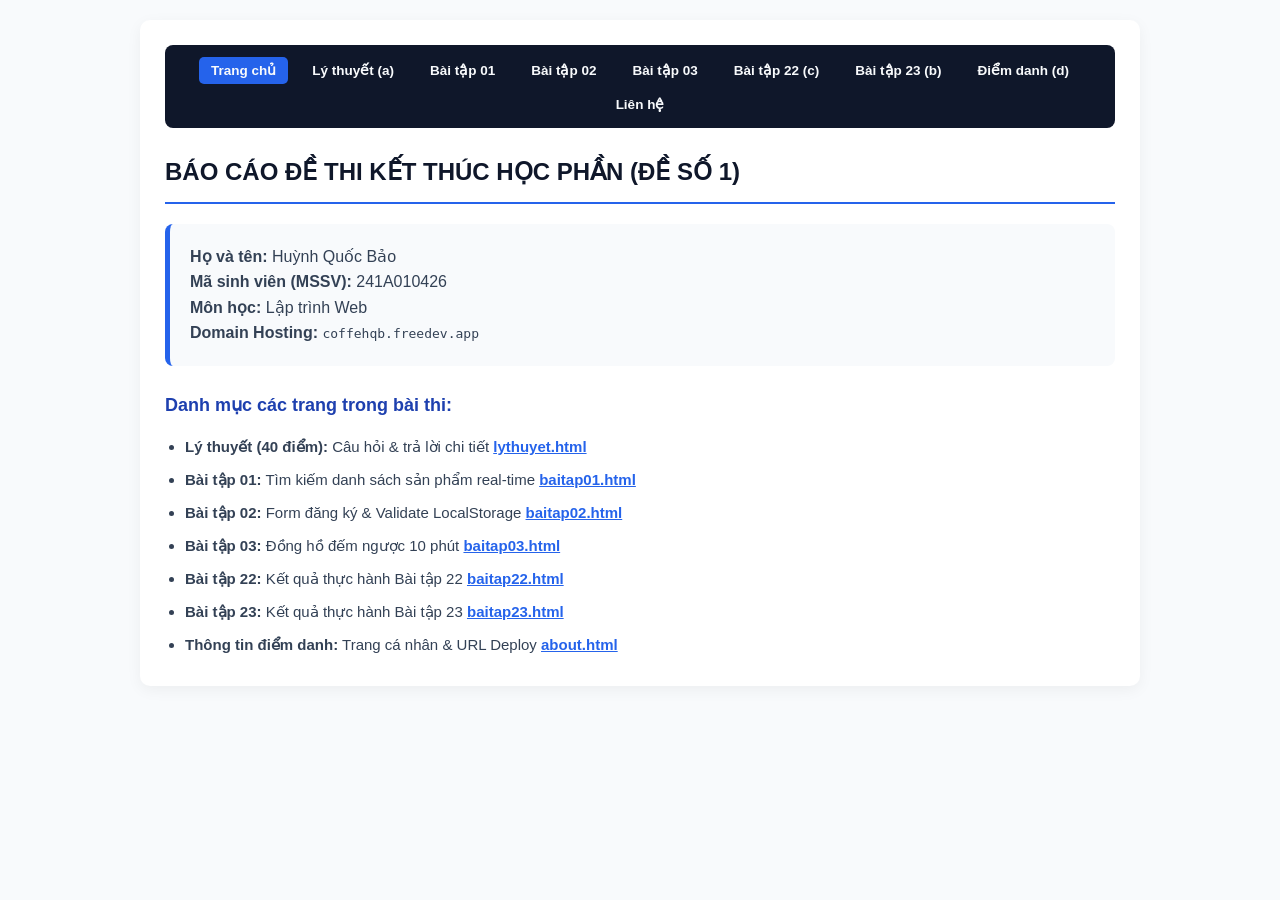
<file: 701-241A010426/index.html>
<!DOCTYPE html>
<html lang="vi">
<head>
    <meta charset="UTF-8">
    <meta name="viewport" content="width=device-width, initial-scale=1.0">
    <title>Trang Chủ - Đề Thi KTHP - Huỳnh Quốc Bảo</title>
    <link rel="stylesheet" href="css/style.css">
</head>
<body>

    <div class="container">
        <!-- Menu -->
        <nav class="navbar">
            <ul>
                <li><a href="index.html">Trang chủ</a></li>
                <li><a href="lythuyet.html">Lý thuyết (a)</a></li>
                <li><a href="baitap01.html">Bài tập 01</a></li>
                <li><a href="baitap02.html">Bài tập 02</a></li>
                <li><a href="baitap03.html">Bài tập 03</a></li>
                <li><a href="baitap22.html">Bài tập 22 (c)</a></li>
                <li><a href="baitap23.html">Bài tập 23 (b)</a></li>
                <li><a href="about.html">Điểm danh (d)</a></li>
                <li><a href="contact.html">Liên hệ</a></li>
            </ul>
        </nav>

        <h1>BÁO CÁO ĐỀ THI KẾT THÚC HỌC PHẦN (ĐỀ SỐ 1)</h1>
        
        <div style="background: #f8fafc; padding: 20px; border-radius: 8px; border-left: 5px solid #2563eb; margin-bottom: 25px;">
            <p><strong>Họ và tên:</strong> Huỳnh Quốc Bảo</p>
            <p><strong>Mã sinh viên (MSSV):</strong> 241A010426</p>
            <p><strong>Môn học:</strong> Lập trình Web</p>
            <p><strong>Domain Hosting:</strong> <code>coffehqb.freedev.app</code></p>
        </div>

        <h2>Danh mục các trang trong bài thi:</h2>
        <ul style="line-height: 2.2; margin-left: 20px; font-size: 15px;">
            <li><strong>Lý thuyết (40 điểm):</strong> Câu hỏi & trả lời chi tiết  <a href="lythuyet.html" style="color: #2563eb; font-weight: bold;">lythuyet.html</a></li>
            <li><strong>Bài tập 01:</strong> Tìm kiếm danh sách sản phẩm real-time  <a href="baitap01.html" style="color: #2563eb; font-weight: bold;">baitap01.html</a></li>
            <li><strong>Bài tập 02:</strong> Form đăng ký & Validate LocalStorage <a href="baitap02.html" style="color: #2563eb; font-weight: bold;">baitap02.html</a></li>
            <li><strong>Bài tập 03:</strong> Đồng hồ đếm ngược 10 phút  <a href="baitap03.html" style="color: #2563eb; font-weight: bold;">baitap03.html</a></li>
            <li><strong>Bài tập 22:</strong> Kết quả thực hành Bài tập 22  <a href="baitap22.html" style="color: #2563eb; font-weight: bold;">baitap22.html</a></li>
            <li><strong>Bài tập 23:</strong> Kết quả thực hành Bài tập 23  <a href="baitap23.html" style="color: #2563eb; font-weight: bold;">baitap23.html</a></li>
            <li><strong>Thông tin điểm danh:</strong> Trang cá nhân & URL Deploy  <a href="about.html" style="color: #2563eb; font-weight: bold;">about.html</a></li>
        </ul>
    </div>

    <script src="js/script.js"></script>
</body>
</html>
</file>
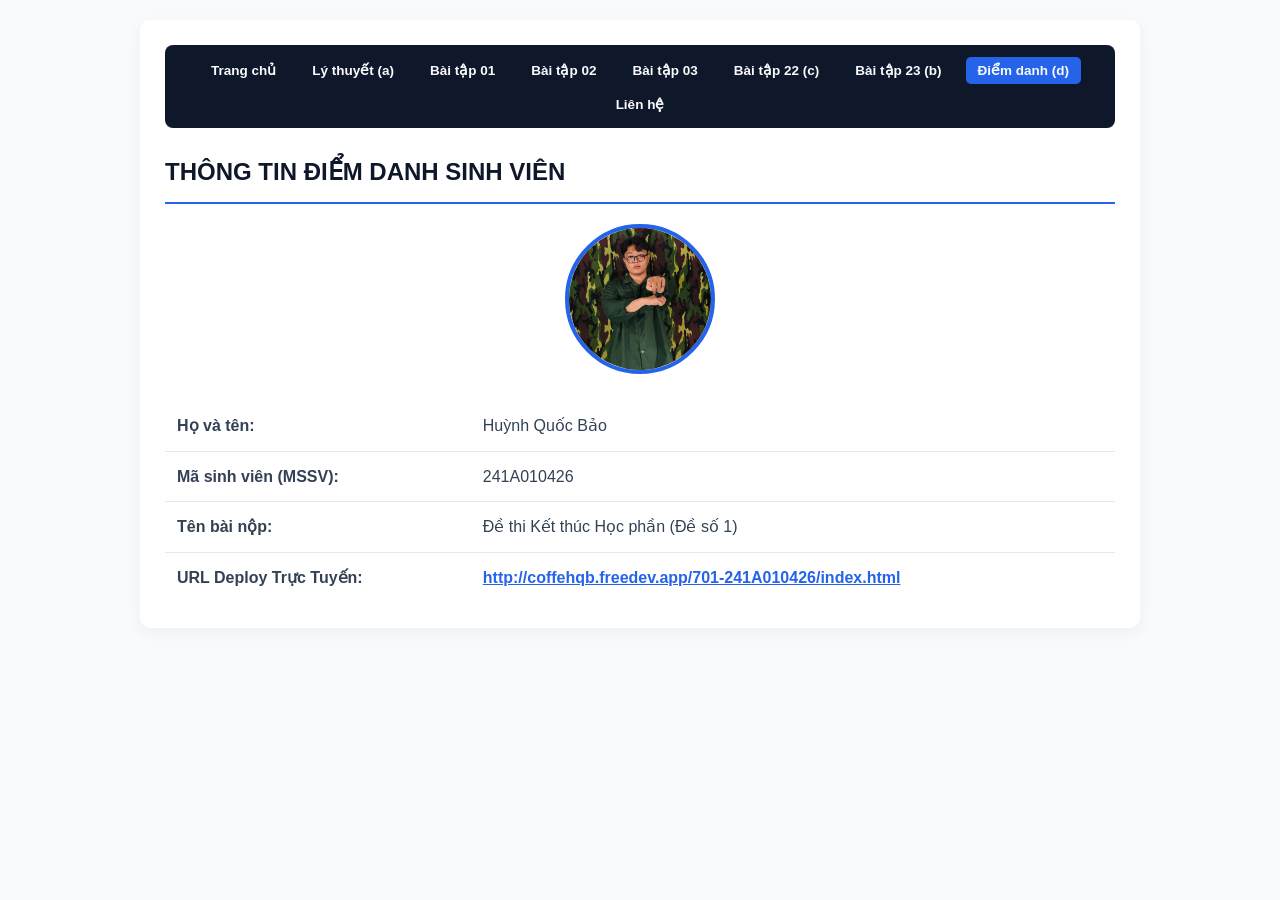
<file: 701-241A010426/about.html>
<!DOCTYPE html>
<html lang="vi">
<head>
    <meta charset="UTF-8">
    <meta name="viewport" content="width=device-width, initial-scale=1.0">
    <title>Thông Tin Điểm Danh - Huỳnh Quốc Bảo</title>
    <link rel="stylesheet" href="css/style.css">
</head>
<body>

    <div class="container">
        <nav class="navbar">
            <ul>
                <li><a href="index.html">Trang chủ</a></li>
                <li><a href="lythuyet.html">Lý thuyết (a)</a></li>
                <li><a href="baitap01.html">Bài tập 01</a></li>
                <li><a href="baitap02.html">Bài tập 02</a></li>
                <li><a href="baitap03.html">Bài tập 03</a></li>
                <li><a href="baitap22.html">Bài tập 22 (c)</a></li>
                <li><a href="baitap23.html">Bài tập 23 (b)</a></li>
                <li><a href="about.html">Điểm danh (d)</a></li>
                <li><a href="contact.html">Liên hệ</a></li>
            </ul>
        </nav>

        <h1>THÔNG TIN ĐIỂM DANH SINH VIÊN</h1>

        <div class="profile-box">
            <img src="images/pic2010.jpg" alt="Huỳnh Quốc Bảo" class="avatar-img">
        </div>

        <table style="width: 100%; border-collapse: collapse; margin-top: 20px;">
            <tr style="border-bottom: 1px solid #e2e8f0;">
                <td style="padding: 12px; font-weight: bold;">Họ và tên:</td>
                <td style="padding: 12px;">Huỳnh Quốc Bảo</td>
            </tr>
            <tr style="border-bottom: 1px solid #e2e8f0;">
                <td style="padding: 12px; font-weight: bold;">Mã sinh viên (MSSV):</td>
                <td style="padding: 12px;">241A010426</td>
            </tr>
            <tr style="border-bottom: 1px solid #e2e8f0;">
                <td style="padding: 12px; font-weight: bold;">Tên bài nộp:</td>
                <td style="padding: 12px;">Đề thi Kết thúc Học phần (Đề số 1)</td>
            </tr>
            <tr>
                <td style="padding: 12px; font-weight: bold;">URL Deploy Trực Tuyến:</td>
                <td style="padding: 12px;">
                    <a href="http://coffehqb.freedev.app/701-241A010426/index.html" target="_blank" style="color: #2563eb; font-weight: bold;">
                        http://coffehqb.freedev.app/701-241A010426/index.html
                    </a>
                </td>
            </tr>
        </table>
    </div>

    <script src="js/script.js"></script>
</body>
</html>
</file>
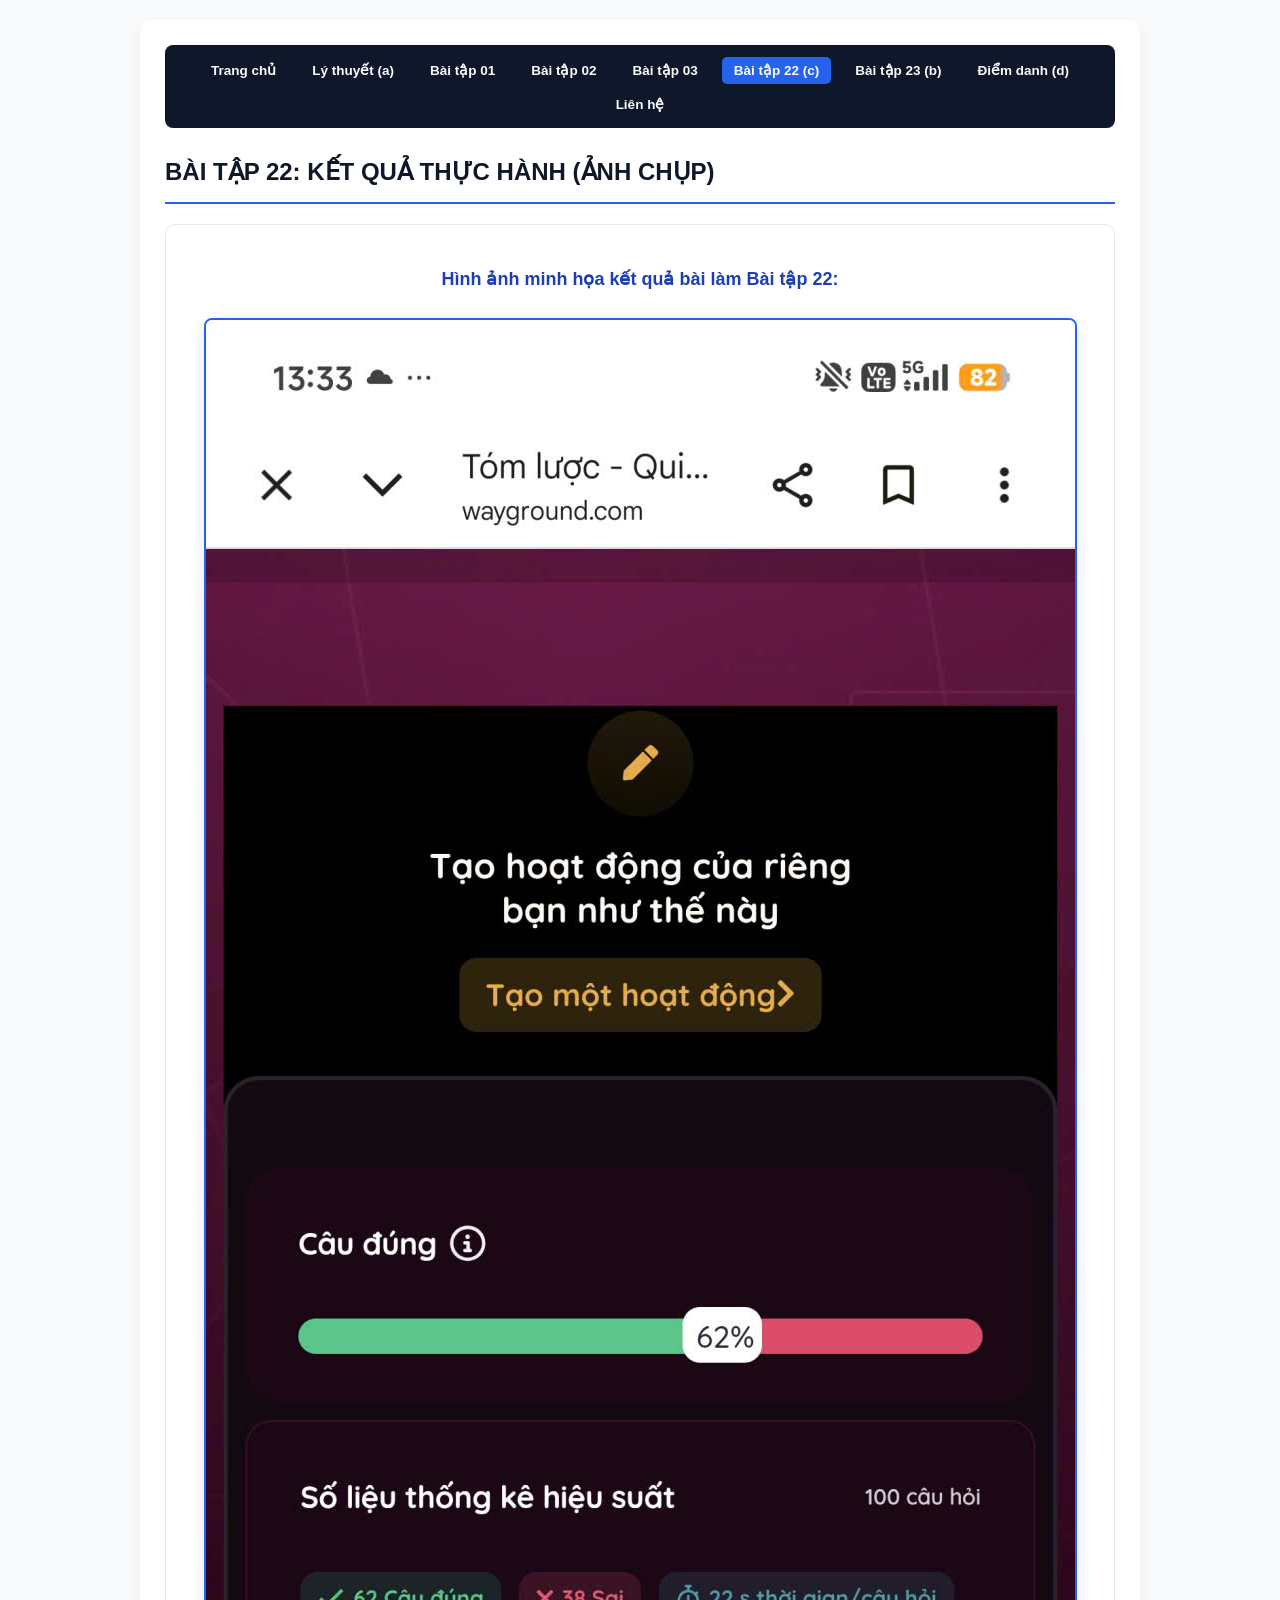
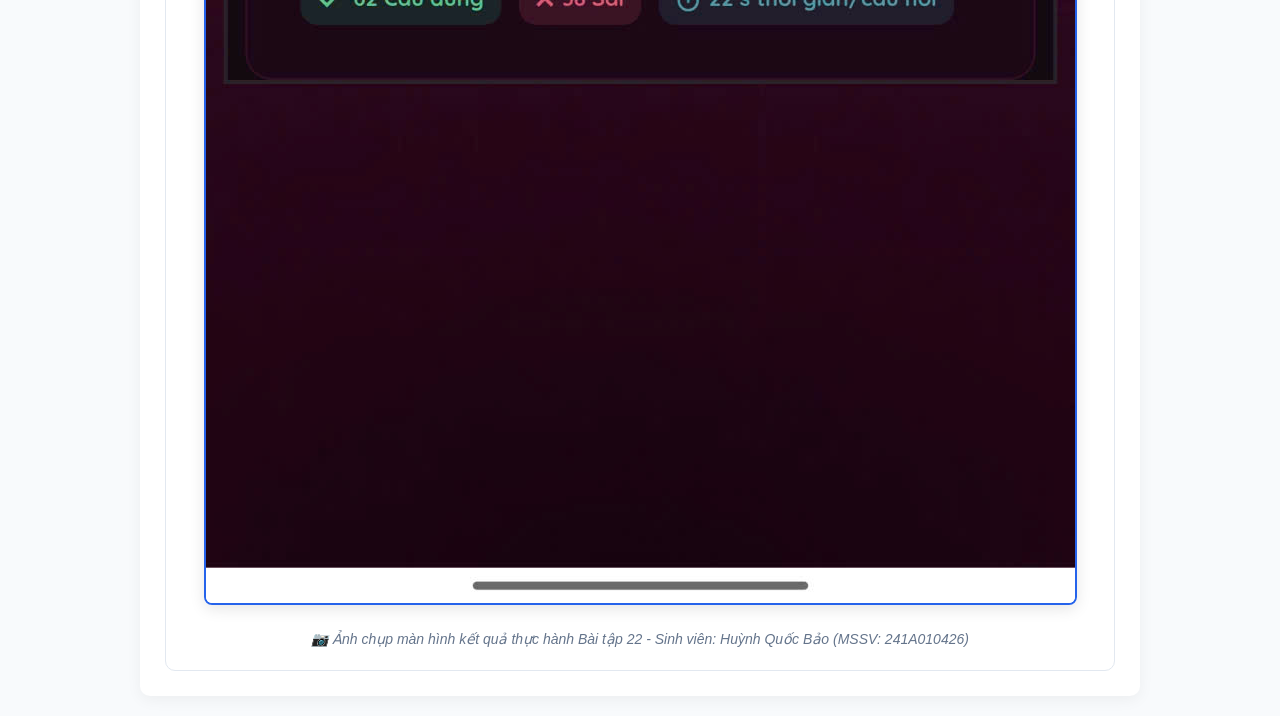
<file: 701-241A010426/baitap22.html>
<!DOCTYPE html>
<html lang="vi">
<head>
    <meta charset="UTF-8">
    <meta name="viewport" content="width=device-width, initial-scale=1.0">
    <title>Bài Tập 22 - Huỳnh Quốc Bảo</title>
    <link rel="stylesheet" href="css/style.css">
    <style>
        .result-box {
            text-align: center;
            background: #ffffff;
            padding: 20px;
            border-radius: 10px;
            border: 1px solid #e2e8f0;
            margin-top: 20px;
        }
        
        /* Hiển thị ảnh chụp co giãn responsive */
        .result-img {
            max-width: 100%;
            height: auto;
            border-radius: 8px;
            border: 2px solid #2563eb;
            box-shadow: 0 4px 15px rgba(0, 0, 0, 0.1);
            margin: 15px 0;
        }

        .img-caption {
            color: #64748b;
            font-size: 14px;
            font-style: italic;
        }
    </style>
</head>
<body>

    <div class="container">
        <!-- Thanh Menu Điều Hướng Chuẩn -->
        <nav class="navbar">
            <ul>
                <li><a href="index.html">Trang chủ</a></li>
                <li><a href="lythuyet.html">Lý thuyết (a)</a></li>
                <li><a href="baitap01.html">Bài tập 01</a></li>
                <li><a href="baitap02.html">Bài tập 02</a></li>
                <li><a href="baitap03.html">Bài tập 03</a></li>
                <li><a href="baitap22.html">Bài tập 22 (c)</a></li>
                <li><a href="baitap23.html">Bài tập 23 (b)</a></li>
                <li><a href="about.html">Điểm danh (d)</a></li>
                <li><a href="contact.html">Liên hệ</a></li>
            </ul>
        </nav>

        <h1>BÀI TẬP 22: KẾT QUẢ THỰC HÀNH (ẢNH CHỤP)</h1>

        <div class="result-box">
            <h2>Hình ảnh minh họa kết quả bài làm Bài tập 22:</h2>
            
            <!-- Đường dẫn tới ảnh chụp bài 22 nằm trong thư mục images -->
            <img src="images/baitap22.jpg" alt="Kết quả Bài tập 22" class="result-img">
            
            <p class="img-caption">📷 Ảnh chụp màn hình kết quả thực hành Bài tập 22 - Sinh viên: Huỳnh Quốc Bảo (MSSV: 241A010426)</p>
        </div>
    </div>

    <script src="js/script.js"></script>
</body>
</html>
</file>
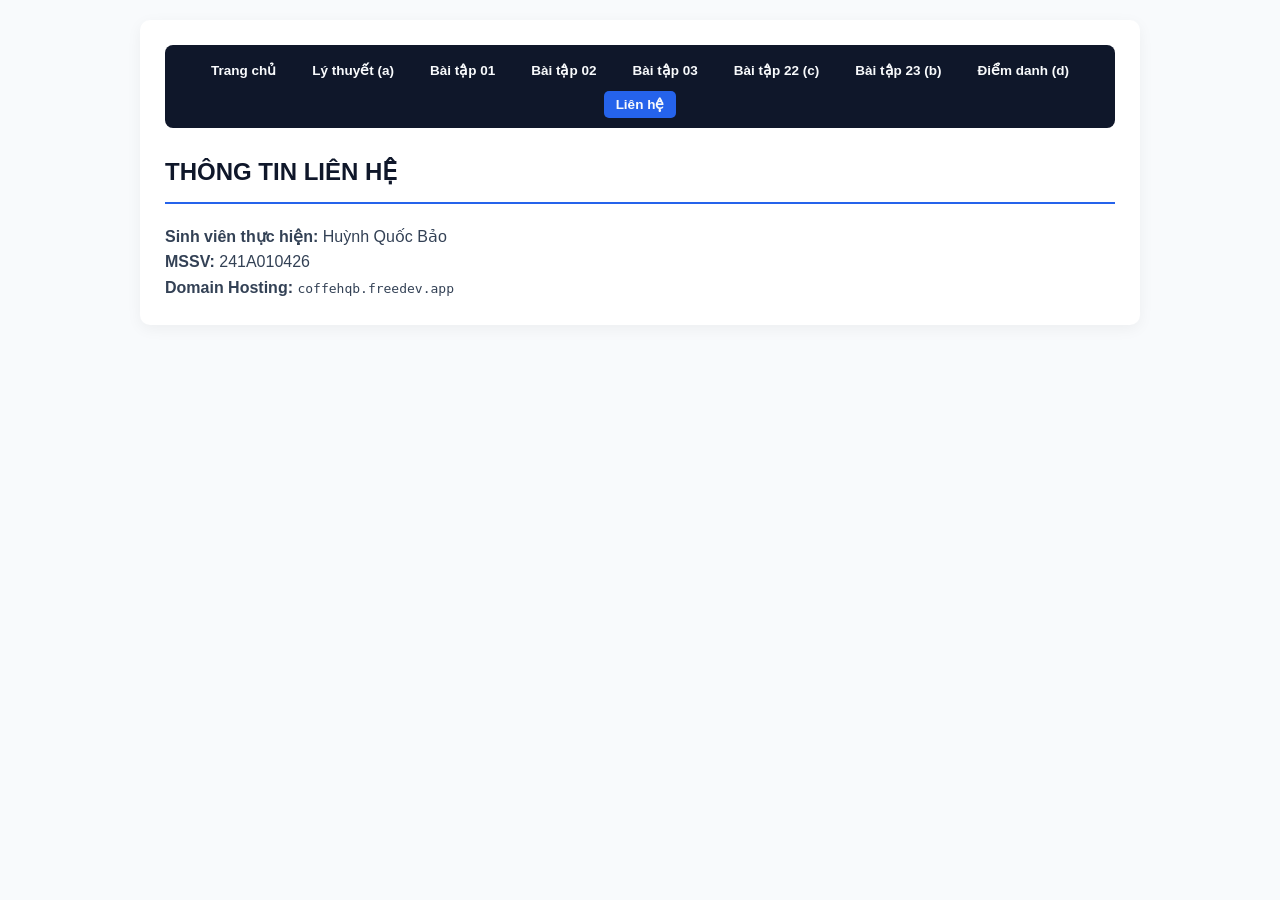
<file: 701-241A010426/contact.html>
<!DOCTYPE html>
<html lang="vi">
<head>
    <meta charset="UTF-8">
    <meta name="viewport" content="width=device-width, initial-scale=1.0">
    <title>Liên Hệ - Huỳnh Quốc Bảo</title>
    <link rel="stylesheet" href="css/style.css">
</head>
<body>

    <div class="container">
        <nav class="navbar">
            <ul>
                <li><a href="index.html">Trang chủ</a></li>
                <li><a href="lythuyet.html">Lý thuyết (a)</a></li>
                <li><a href="baitap01.html">Bài tập 01</a></li>
                <li><a href="baitap02.html">Bài tập 02</a></li>
                <li><a href="baitap03.html">Bài tập 03</a></li>
                <li><a href="baitap22.html">Bài tập 22 (c)</a></li>
                <li><a href="baitap23.html">Bài tập 23 (b)</a></li>
                <li><a href="about.html">Điểm danh (d)</a></li>
                <li><a href="contact.html">Liên hệ</a></li>
            </ul>
        </nav>

        <h1>THÔNG TIN LIÊN HỆ</h1>
        <p><strong>Sinh viên thực hiện:</strong> Huỳnh Quốc Bảo</p>
        <p><strong>MSSV:</strong> 241A010426</p>
        <p><strong>Domain Hosting:</strong> <code>coffehqb.freedev.app</code></p>
    </div>

    <script src="js/script.js"></script>
</body>
</html>
</file>
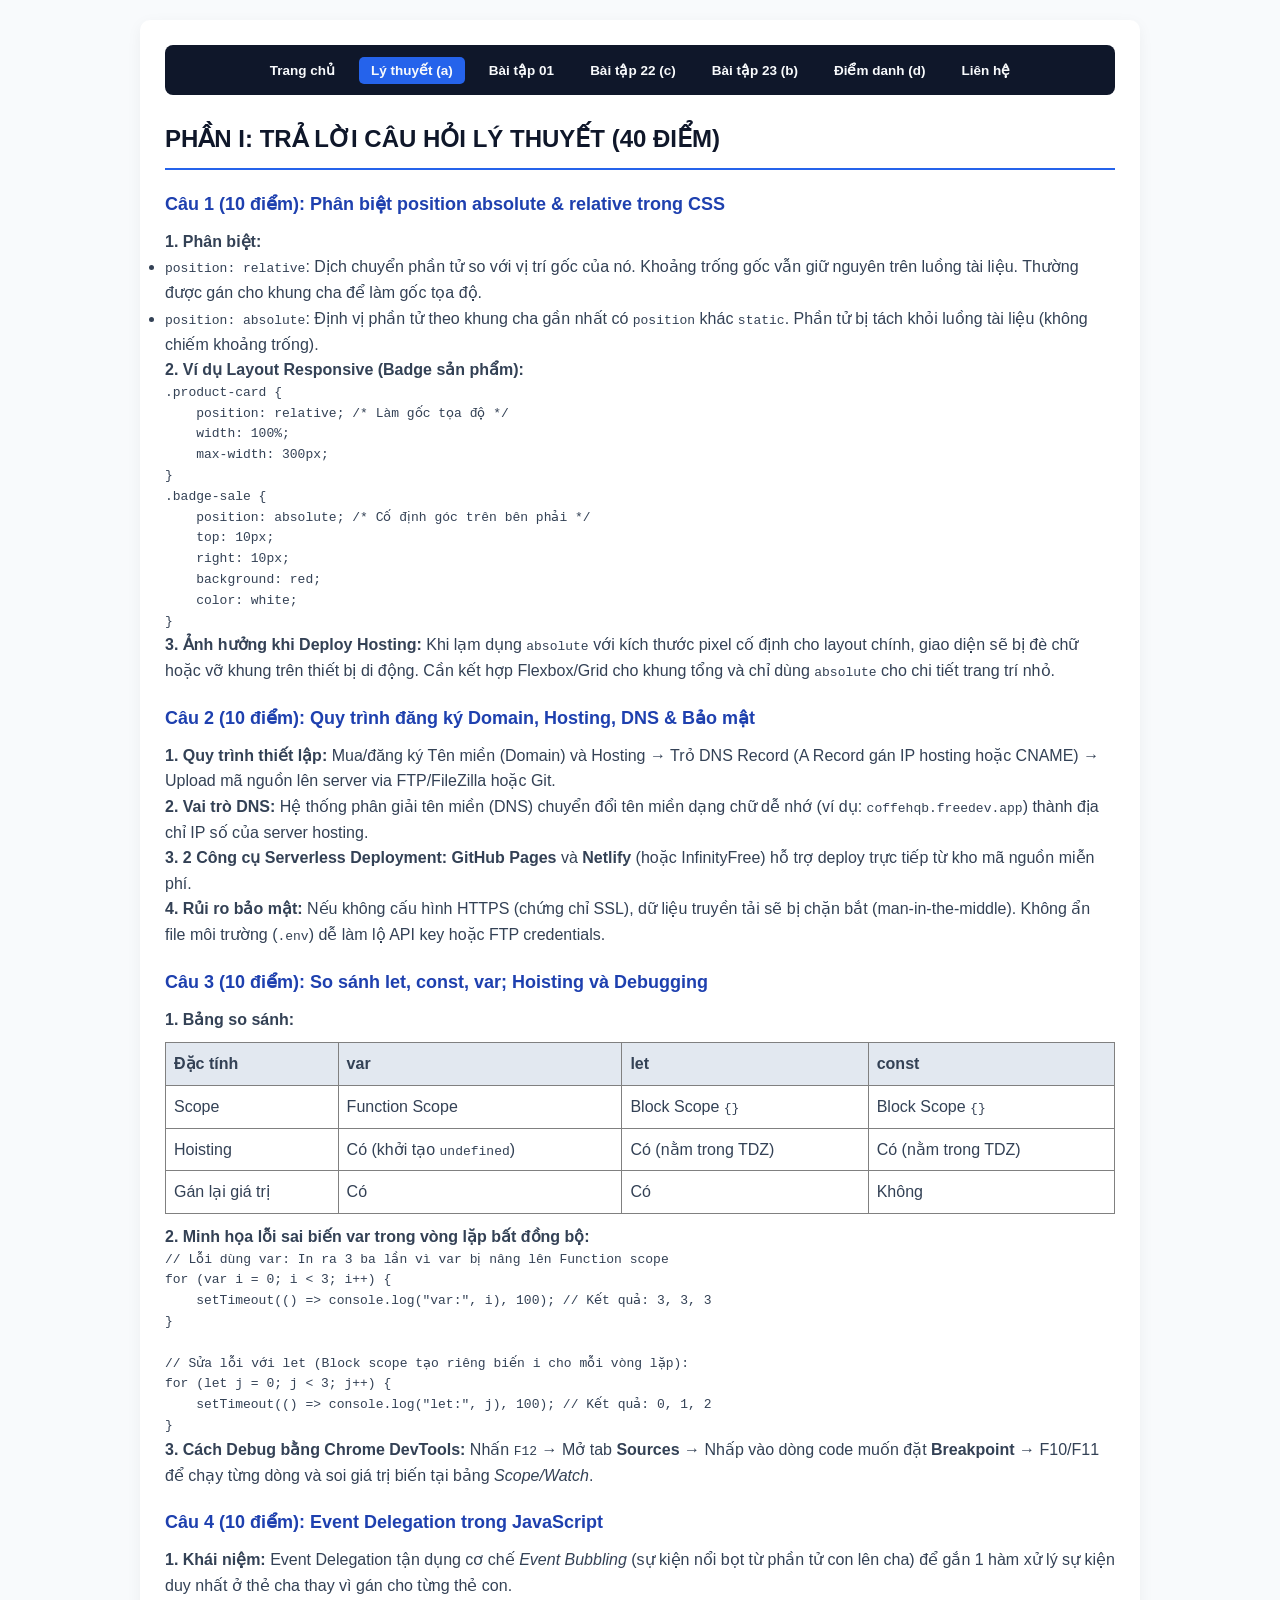
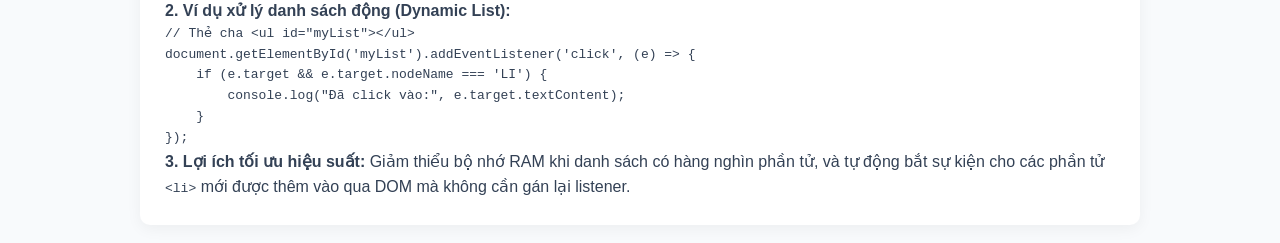
<file: 701-241A010426/lythuyet.html>
<!DOCTYPE html>
<html lang="vi">
<head>
    <meta charset="UTF-8">
    <meta name="viewport" content="width=device-width, initial-scale=1.0">
    <title>Trả Lời Lý Thuyết - Huỳnh Quốc Bảo</title>
    <link rel="stylesheet" href="css/style.css">
</head>
<body>

    <div class="container">
        <nav class="navbar">
            <ul>
                <li><a href="index.html">Trang chủ</a></li>
                <li><a href="lythuyet.html">Lý thuyết (a)</a></li>
                <li><a href="baitap01.html">Bài tập 01</a></li>
                <li><a href="baitap02.html">Bài tập 22 (c)</a></li>
                <li><a href="baitap03.html">Bài tập 23 (b)</a></li>
                <li><a href="about.html">Điểm danh (d)</a></li>
                <li><a href="contact.html">Liên hệ</a></li>
            </ul>
        </nav>

        <h1>PHẦN I: TRẢ LỜI CÂU HỎI LÝ THUYẾT (40 ĐIỂM)</h1>

        <!-- Câu 1 -->
        <h2>Câu 1 (10 điểm): Phân biệt position absolute & relative trong CSS</h2>
        <p><strong>1. Phân biệt:</strong></p>
        <ul>
            <li><code>position: relative</code>: Dịch chuyển phần tử so với vị trí gốc của nó. Khoảng trống gốc vẫn giữ nguyên trên luồng tài liệu. Thường được gán cho khung cha để làm gốc tọa độ.</li>
            <li><code>position: absolute</code>: Định vị phần tử theo khung cha gần nhất có <code>position</code> khác <code>static</code>. Phần tử bị tách khỏi luồng tài liệu (không chiếm khoảng trống).</li>
        </ul>
        <p><strong>2. Ví dụ Layout Responsive (Badge sản phẩm):</strong></p>
<pre><code>.product-card {
    position: relative; /* Làm gốc tọa độ */
    width: 100%;
    max-width: 300px;
}
.badge-sale {
    position: absolute; /* Cố định góc trên bên phải */
    top: 10px;
    right: 10px;
    background: red;
    color: white;
}</code></pre>
        <p><strong>3. Ảnh hưởng khi Deploy Hosting:</strong> Khi lạm dụng <code>absolute</code> với kích thước pixel cố định cho layout chính, giao diện sẽ bị đè chữ hoặc vỡ khung trên thiết bị di động. Cần kết hợp Flexbox/Grid cho khung tổng và chỉ dùng <code>absolute</code> cho chi tiết trang trí nhỏ.</p>

        <!-- Câu 2 -->
        <h2>Câu 2 (10 điểm): Quy trình đăng ký Domain, Hosting, DNS & Bảo mật</h2>
        <p><strong>1. Quy trình thiết lập:</strong> Mua/đăng ký Tên miền (Domain) và Hosting → Trỏ DNS Record (A Record gán IP hosting hoặc CNAME) → Upload mã nguồn lên server via FTP/FileZilla hoặc Git.</p>
        <p><strong>2. Vai trò DNS:</strong> Hệ thống phân giải tên miền (DNS) chuyển đổi tên miền dạng chữ dễ nhớ (ví dụ: <code>coffehqb.freedev.app</code>) thành địa chỉ IP số của server hosting.</p>
        <p><strong>3. 2 Công cụ Serverless Deployment:</strong> <strong>GitHub Pages</strong> và <strong>Netlify</strong> (hoặc InfinityFree) hỗ trợ deploy trực tiếp từ kho mã nguồn miễn phí.</p>
        <p><strong>4. Rủi ro bảo mật:</strong> Nếu không cấu hình HTTPS (chứng chỉ SSL), dữ liệu truyền tải sẽ bị chặn bắt (man-in-the-middle). Không ẩn file môi trường (<code>.env</code>) dễ làm lộ API key hoặc FTP credentials.</p>

        <!-- Câu 3 -->
        <h2>Câu 3 (10 điểm): So sánh let, const, var; Hoisting và Debugging</h2>
        <p><strong>1. Bảng so sánh:</strong></p>
        <table border="1" style="width: 100%; border-collapse: collapse; margin: 10px 0; text-align: left;">
            <tr style="background: #e2e8f0;">
                <th style="padding: 8px;">Đặc tính</th>
                <th style="padding: 8px;">var</th>
                <th style="padding: 8px;">let</th>
                <th style="padding: 8px;">const</th>
            </tr>
            <tr>
                <td style="padding: 8px;">Scope</td>
                <td style="padding: 8px;">Function Scope</td>
                <td style="padding: 8px;">Block Scope <code>{}</code></td>
                <td style="padding: 8px;">Block Scope <code>{}</code></td>
            </tr>
            <tr>
                <td style="padding: 8px;">Hoisting</td>
                <td style="padding: 8px;">Có (khởi tạo <code>undefined</code>)</td>
                <td style="padding: 8px;">Có (nằm trong TDZ)</td>
                <td style="padding: 8px;">Có (nằm trong TDZ)</td>
            </tr>
            <tr>
                <td style="padding: 8px;">Gán lại giá trị</td>
                <td style="padding: 8px;">Có</td>
                <td style="padding: 8px;">Có</td>
                <td style="padding: 8px;">Không</td>
            </tr>
        </table>
        <p><strong>2. Minh họa lỗi sai biến var trong vòng lặp bất đồng bộ:</strong></p>
<pre><code>// Lỗi dùng var: In ra 3 ba lần vì var bị nâng lên Function scope
for (var i = 0; i &lt; 3; i++) {
    setTimeout(() => console.log("var:", i), 100); // Kết quả: 3, 3, 3
}

// Sửa lỗi với let (Block scope tạo riêng biến i cho mỗi vòng lặp):
for (let j = 0; j &lt; 3; j++) {
    setTimeout(() => console.log("let:", j), 100); // Kết quả: 0, 1, 2
}</code></pre>
        <p><strong>3. Cách Debug bằng Chrome DevTools:</strong> Nhấn <code>F12</code> → Mở tab <strong>Sources</strong> → Nhấp vào dòng code muốn đặt <strong>Breakpoint</strong> → F10/F11 để chạy từng dòng và soi giá trị biến tại bảng <em>Scope/Watch</em>.</p>

        <!-- Câu 4 -->
        <h2>Câu 4 (10 điểm): Event Delegation trong JavaScript</h2>
        <p><strong>1. Khái niệm:</strong> Event Delegation tận dụng cơ chế <em>Event Bubbling</em> (sự kiện nổi bọt từ phần tử con lên cha) để gắn 1 hàm xử lý sự kiện duy nhất ở thẻ cha thay vì gán cho từng thẻ con.</p>
        <p><strong>2. Ví dụ xử lý danh sách động (Dynamic List):</strong></p>
<pre><code>// Thẻ cha &lt;ul id="myList"&gt;&lt;/ul&gt;
document.getElementById('myList').addEventListener('click', (e) => {
    if (e.target && e.target.nodeName === 'LI') {
        console.log("Đã click vào:", e.target.textContent);
    }
});</code></pre>
        <p><strong>3. Lợi ích tối ưu hiệu suất:</strong> Giảm thiểu bộ nhớ RAM khi danh sách có hàng nghìn phần tử, và tự động bắt sự kiện cho các phần tử <code>&lt;li&gt;</code> mới được thêm vào qua DOM mà không cần gán lại listener.</p>
    </div>

    <script src="js/script.js"></script>
</body>
</html>
</file>
<file: 701-241A010426/css/style.css>
* {
    box-sizing: border-box;
    margin: 0;
    padding: 0;
}

body {
    font-family: Arial, sans-serif;
    line-height: 1.6;
    background-color: #f8fafc;
    color: #334155;
    padding: 20px;
}

.container {
    max-width: 1000px;
    margin: 0 auto;
    background: #ffffff;
    padding: 25px;
    border-radius: 10px;
    box-shadow: 0 4px 15px rgba(0, 0, 0, 0.05);
}

/* Thanh Menu Điều Hướng 9 Mục */
.navbar {
    background-color: #0f172a;
    padding: 12px 15px;
    border-radius: 8px;
    margin-bottom: 25px;
}

.navbar ul {
    list-style: none;
    display: flex;
    flex-wrap: wrap;
    gap: 8px 12px;
    justify-content: center;
}

.navbar a {
    color: #f8fafc;
    text-decoration: none;
    font-weight: bold;
    font-size: 13.5px;
    padding: 6px 12px;
    border-radius: 5px;
    transition: background-color 0.3s;
}

.navbar a:hover,
.navbar a.active {
    background-color: #2563eb;
}

h1 {
    color: #0f172a;
    border-bottom: 2px solid #2563eb;
    padding-bottom: 10px;
    margin-bottom: 20px;
    font-size: 24px;
}

h2 {
    color: #1e40af;
    margin-top: 20px;
    margin-bottom: 10px;
    font-size: 18px;
}

.btn {
    display: inline-block;
    padding: 8px 16px;
    background-color: #2563eb;
    color: #ffffff;
    text-decoration: none;
    border-radius: 6px;
    font-weight: bold;
    border: none;
    cursor: pointer;
}

.btn:hover {
    background-color: #1d4ed8;
}

/* Avatar */
.profile-box {
    text-align: center;
    margin: 20px 0;
}

.avatar-img {
    width: 150px;
    height: 150px;
    border-radius: 50%;
    object-fit: cover;
    border: 4px solid #2563eb;
}
</file>
